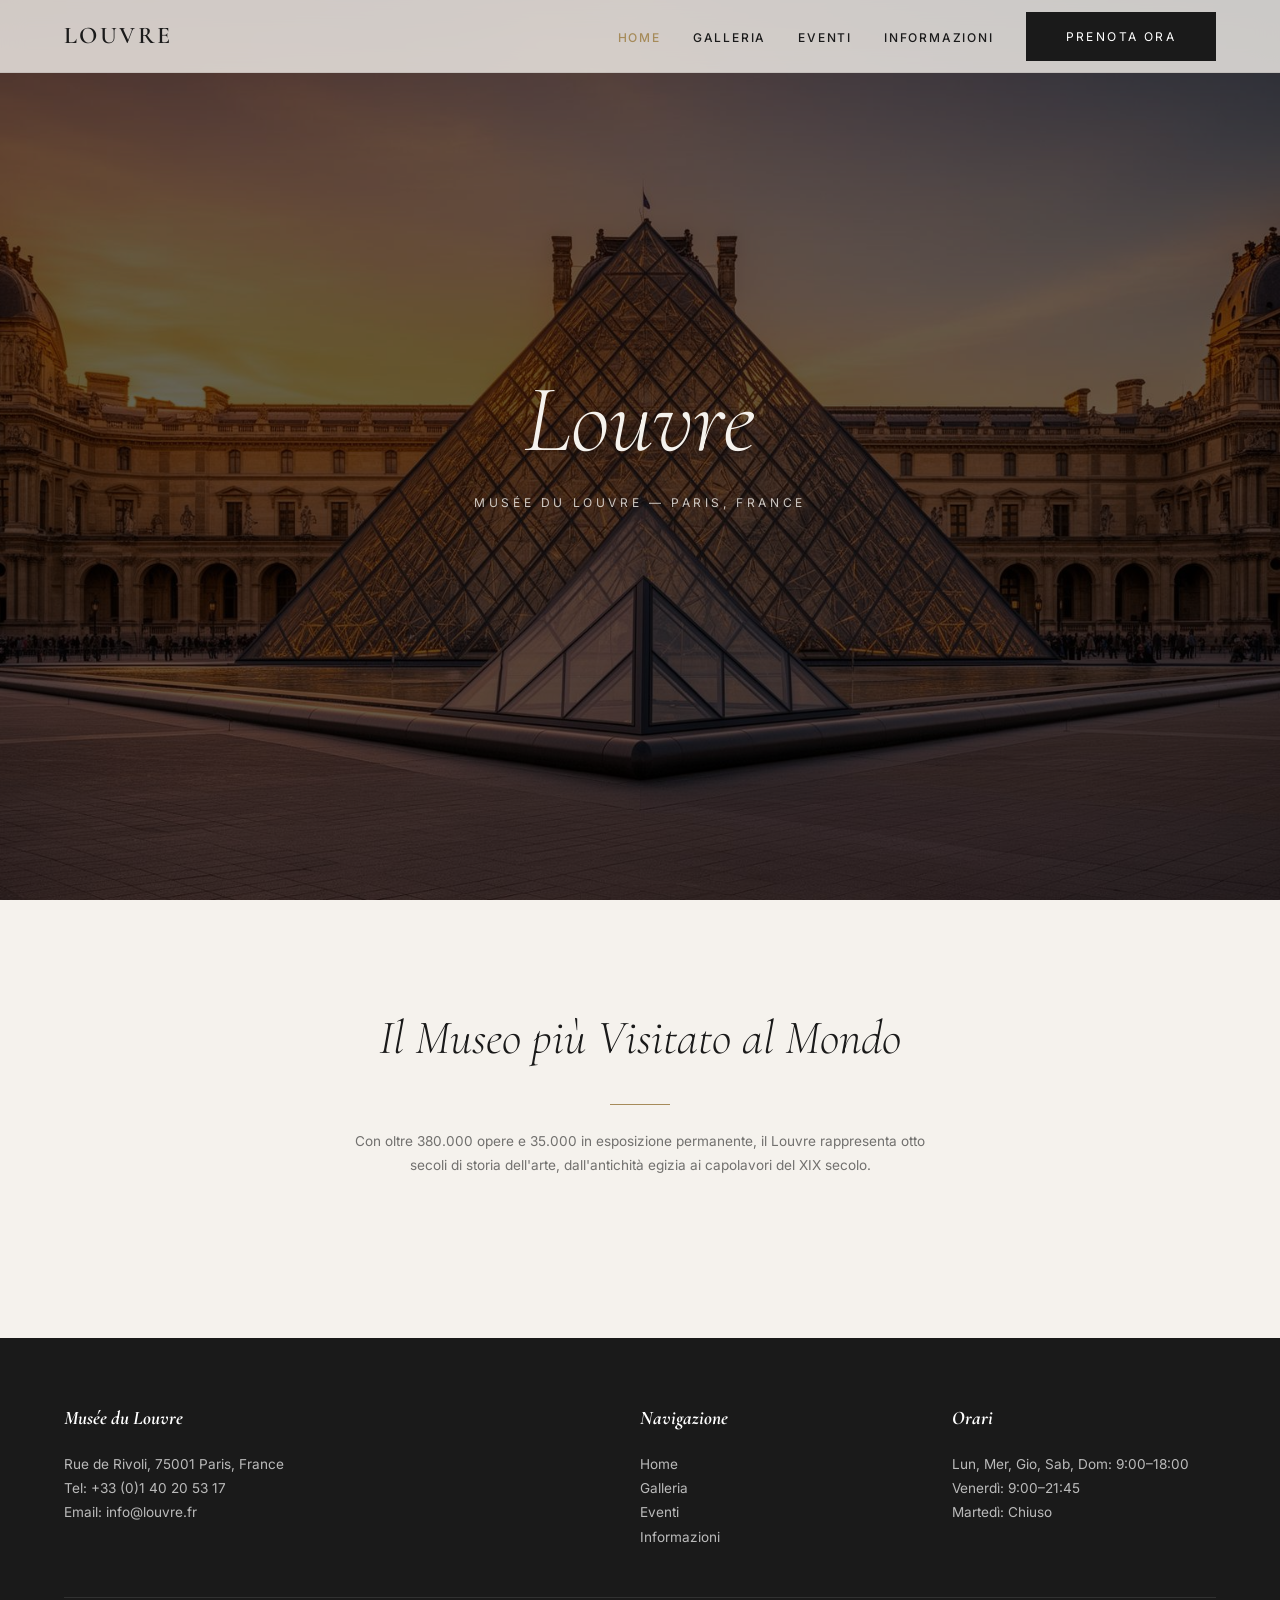
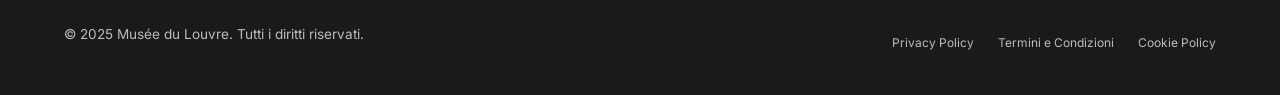
<file: sito_museo/index.html>
<!DOCTYPE html>
<html lang="it">
<head>
  <meta charset="UTF-8">
  <meta name="viewport" content="width=device-width, initial-scale=1.0">
  <title>Musée du Louvre — Home</title>
  <meta name="description" content="Il Musée du Louvre, il museo più visitato al mondo. Prenota la tua visita.">
  <link rel="stylesheet" href="style.css">
</head>
<body>

  <nav class="navbar">
    <div class="container">
      <a href="index.html" class="navbar-logo">Louvre</a>
      <ul class="navbar-links">
        <li><a href="index.html" class="nav-link active">Home</a></li>
        <li><a href="galleria.html" class="nav-link">Galleria</a></li>
        <li><a href="eventi.html" class="nav-link">Eventi</a></li>
        <li><a href="informazioni.html" class="nav-link">Informazioni</a></li>
        <li><a href="http://localhost:3000" class="btn-primary">Prenota Ora</a></li>
      </ul>
    </div>
  </nav>

  <section class="hero">
    <img src="img/hero-louvre.jpg" alt="Vista esterna del Museo del Louvre con la Piramide di vetro" class="hero-image">
    <div class="hero-content">
      <h1 class="hero-title">Louvre</h1>
      <p class="hero-subtitle">Musée du Louvre &mdash; Paris, France</p>
    </div>
  </section>

  <section class="section">
    <div class="container">
      <div class="section-header">
        <h2>Il Museo più Visitato al Mondo</h2>
        <div class="divider"></div>
        <p>Con oltre 380.000 opere e 35.000 in esposizione permanente, il Louvre rappresenta otto secoli di storia dell'arte, dall'antichità egizia ai capolavori del XIX secolo.</p>
      </div>
    </div>
  </section>

  <footer class="footer">
    <div class="container">
      <div class="footer-grid">
        <div>
          <h4>Musée du Louvre</h4>
          <p>Rue de Rivoli, 75001 Paris, France<br>
          Tel: +33 (0)1 40 20 53 17<br>
          Email: info@louvre.fr</p>
        </div>
        <div>
          <h4>Navigazione</h4>
          <ul>
            <li><a href="index.html">Home</a></li>
            <li><a href="galleria.html">Galleria</a></li>
            <li><a href="eventi.html">Eventi</a></li>
            <li><a href="informazioni.html">Informazioni</a></li>
          </ul>
        </div>
        <div>
          <h4>Orari</h4>
          <ul>
            <li>Lun, Mer, Gio, Sab, Dom: 9:00–18:00</li>
            <li>Venerdì: 9:00–21:45</li>
            <li>Martedì: Chiuso</li>
          </ul>
        </div>
      </div>
      <div class="footer-bottom">
        <p>&copy; 2025 Musée du Louvre. Tutti i diritti riservati.</p>
        <div class="footer-legal">
          <a href="#">Privacy Policy</a>
          <a href="#">Termini e Condizioni</a>
          <a href="#">Cookie Policy</a>
        </div>
      </div>
    </div>
  </footer>

</body>
</html>
</file>
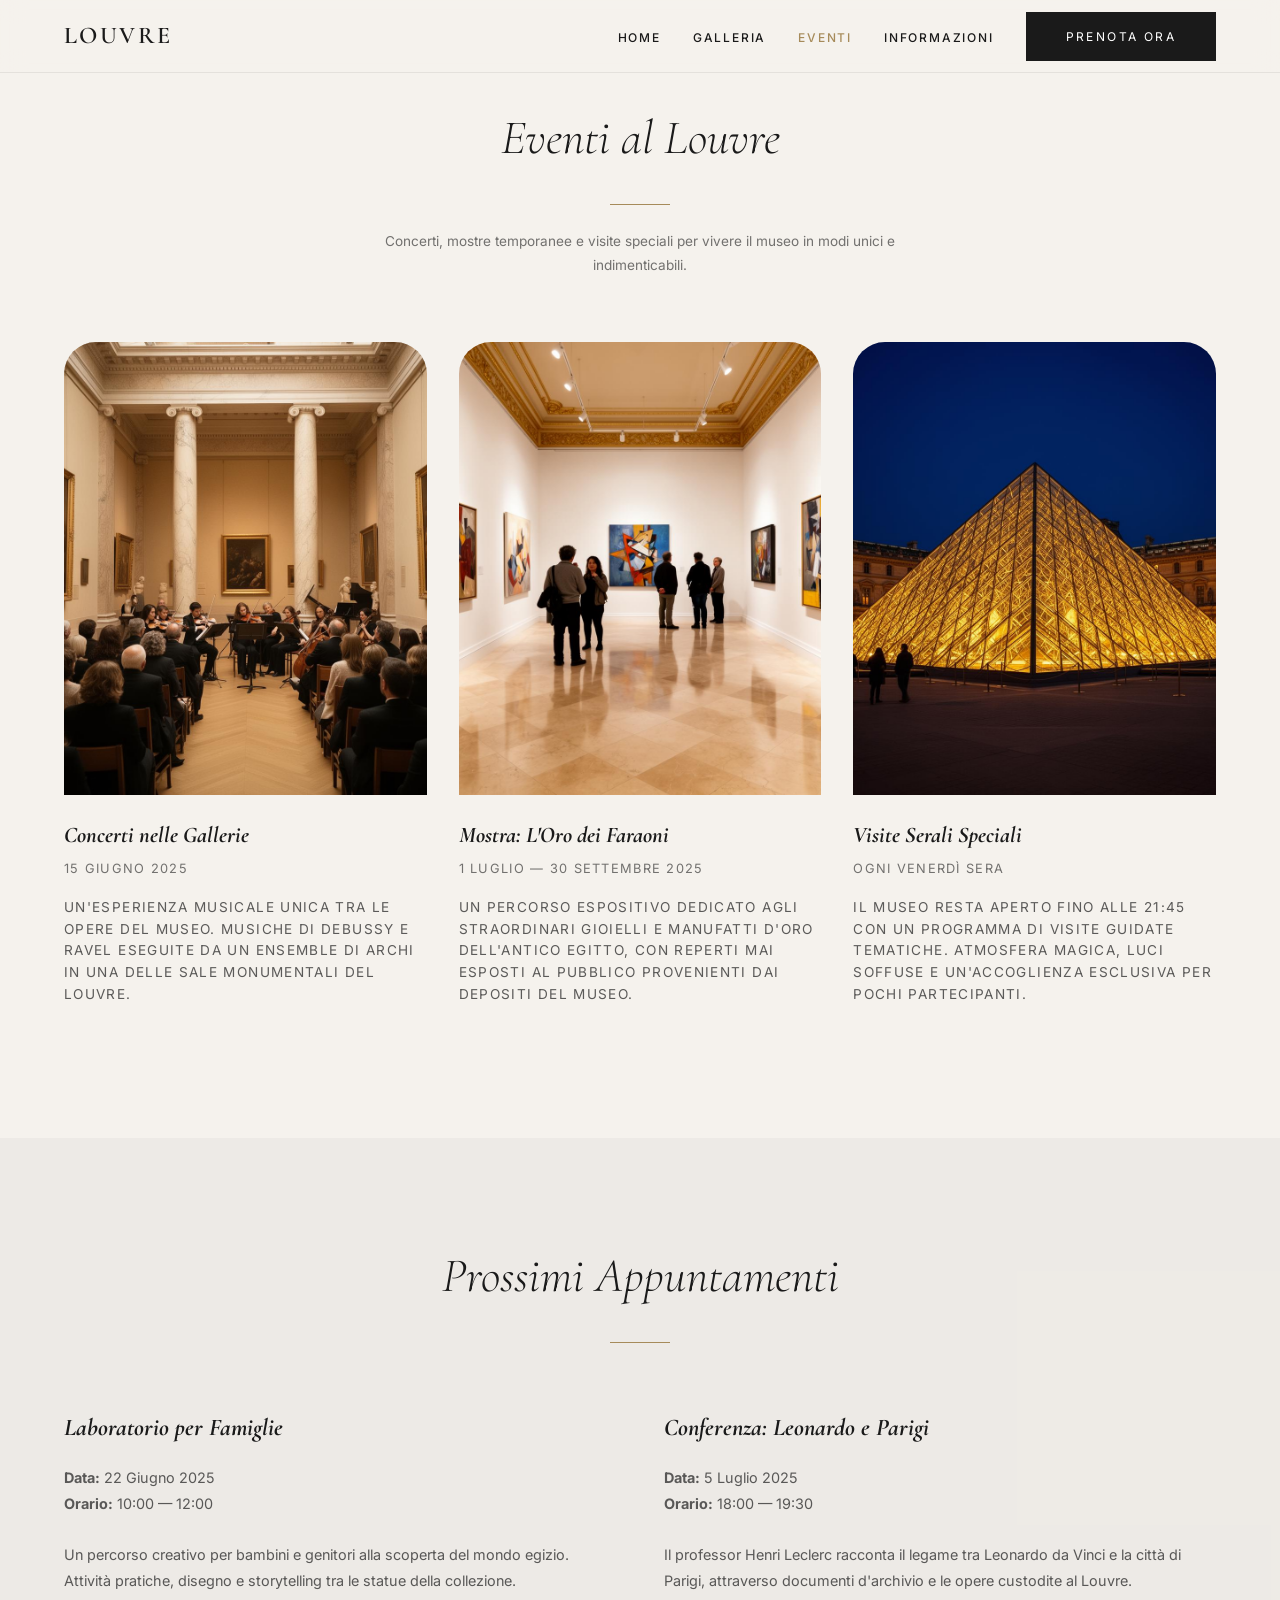
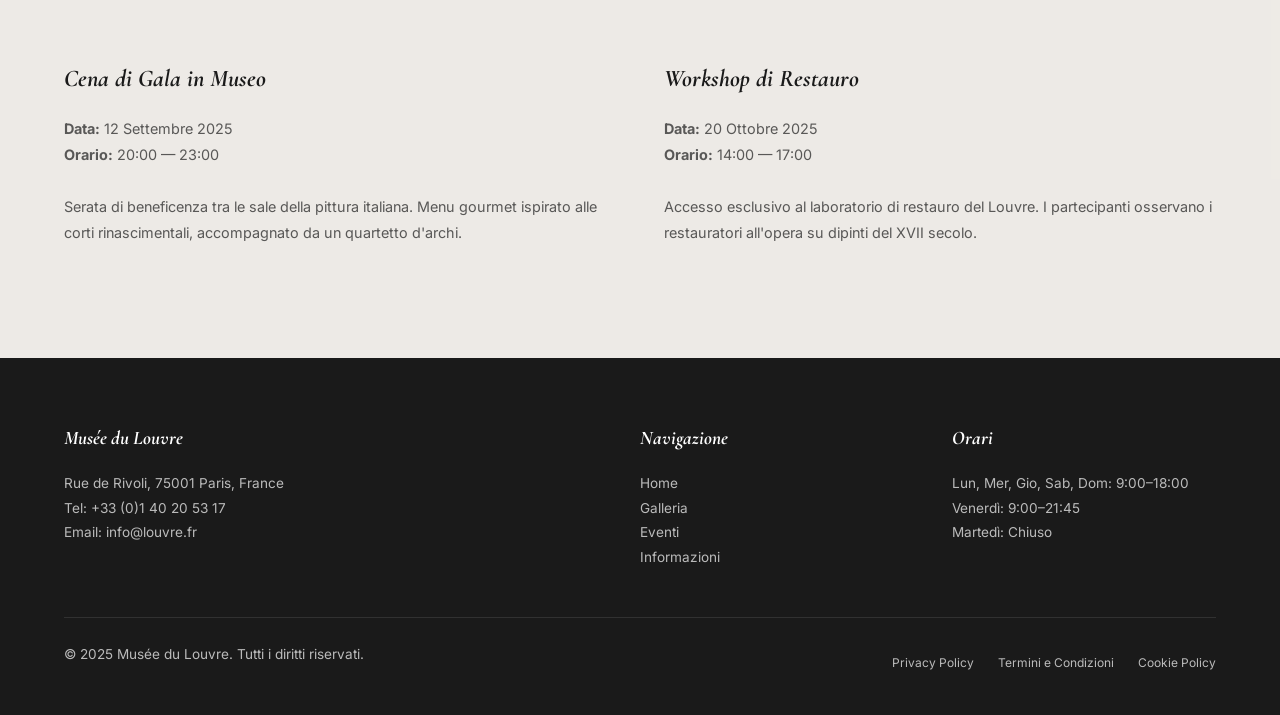
<file: sito_museo/eventi.html>
<!DOCTYPE html>
<html lang="it">
<head>
  <meta charset="UTF-8">
  <meta name="viewport" content="width=device-width, initial-scale=1.0">
  <title>Musée du Louvre — Eventi</title>
  <meta name="description" content="Eventi, concerti e mostre temporanee al Musée du Louvre.">
  <link rel="stylesheet" href="style.css">
</head>
<body>

  <nav class="navbar">
    <div class="container">
      <a href="index.html" class="navbar-logo">Louvre</a>
      <ul class="navbar-links">
        <li><a href="index.html" class="nav-link">Home</a></li>
        <li><a href="galleria.html" class="nav-link">Galleria</a></li>
        <li><a href="eventi.html" class="nav-link active">Eventi</a></li>
        <li><a href="informazioni.html" class="nav-link">Informazioni</a></li>
        <li><a href="http://localhost:3000" class="btn-primary">Prenota Ora</a></li>
      </ul>
    </div>
  </nav>


  <section class="section">
    <div class="container">
      <div class="section-header">
        <h2>Eventi al Louvre</h2>
        <div class="divider"></div>
        <p>Concerti, mostre temporanee e visite speciali per vivere il museo in modi unici e indimenticabili.</p>
      </div>

      <div class="grid-3">
        <div class="card">
          <img src="img/evento-concerto.jpg" alt="Concerto classico nelle gallerie del Louvre">
          <div class="card-caption">
            <h3>Concerti nelle Gallerie</h3>
            <p class="event-date">15 Giugno 2025</p>
            <p style="font-size:0.85rem;color:rgba(26,26,26,0.7);margin-top:8px;line-height:1.6;">
              Un'esperienza musicale unica tra le opere del museo. Musiche di Debussy e Ravel eseguite da un ensemble di archi in una delle sale monumentali del Louvre.
            </p>
          </div>
        </div>

        <div class="card">
          <img src="img/evento-mostra.jpg" alt="Mostra temporanea al Louvre">
          <div class="card-caption">
            <h3>Mostra: L'Oro dei Faraoni</h3>
            <p class="event-date">1 Luglio — 30 Settembre 2025</p>
            <p style="font-size:0.85rem;color:rgba(26,26,26,0.7);margin-top:8px;line-height:1.6;">
              Un percorso espositivo dedicato agli straordinari gioielli e manufatti d'oro dell'antico Egitto, con reperti mai esposti al pubblico provenienti dai depositi del museo.
            </p>
          </div>
        </div>

        <div class="card">
          <img src="img/evento-notturna.jpg" alt="Visita serale al museo">
          <div class="card-caption">
            <h3>Visite Serali Speciali</h3>
            <p class="event-date">Ogni Venerdì sera</p>
            <p style="font-size:0.85rem;color:rgba(26,26,26,0.7);margin-top:8px;line-height:1.6;">
              Il museo resta aperto fino alle 21:45 con un programma di visite guidate tematiche. Atmosfera magica, luci soffuse e un'accoglienza esclusiva per pochi partecipanti.
            </p>
          </div>
        </div>
      </div>
    </div>
  </section>

  <section class="section section-alt">
    <div class="container">
      <div class="section-header">
        <h2>Prossimi Appuntamenti</h2>
        <div class="divider"></div>
      </div>
      <div class="info-grid">
        <div class="info-box">
          <h3>Laboratorio per Famiglie</h3>
          <p><strong>Data:</strong> 22 Giugno 2025<br>
          <strong>Orario:</strong> 10:00 — 12:00<br><br>
          Un percorso creativo per bambini e genitori alla scoperta del mondo egizio. Attività pratiche, disegno e storytelling tra le statue della collezione.</p>
        </div>
        <div class="info-box">
          <h3>Conferenza: Leonardo e Parigi</h3>
          <p><strong>Data:</strong> 5 Luglio 2025<br>
          <strong>Orario:</strong> 18:00 — 19:30<br><br>
          Il professor Henri Leclerc racconta il legame tra Leonardo da Vinci e la città di Parigi, attraverso documenti d'archivio e le opere custodite al Louvre.</p>
        </div>
        <div class="info-box">
          <h3>Cena di Gala in Museo</h3>
          <p><strong>Data:</strong> 12 Settembre 2025<br>
          <strong>Orario:</strong> 20:00 — 23:00<br><br>
          Serata di beneficenza tra le sale della pittura italiana. Menu gourmet ispirato alle corti rinascimentali, accompagnato da un quartetto d'archi.</p>
        </div>
        <div class="info-box">
          <h3>Workshop di Restauro</h3>
          <p><strong>Data:</strong> 20 Ottobre 2025<br>
          <strong>Orario:</strong> 14:00 — 17:00<br><br>
          Accesso esclusivo al laboratorio di restauro del Louvre. I partecipanti osservano i restauratori all'opera su dipinti del XVII secolo.</p>
        </div>
      </div>
    </div>
  </section>

  <footer class="footer">
    <div class="container">
      <div class="footer-grid">
        <div>
          <h4>Musée du Louvre</h4>
          <p>Rue de Rivoli, 75001 Paris, France<br>
          Tel: +33 (0)1 40 20 53 17<br>
          Email: info@louvre.fr</p>
        </div>
        <div>
          <h4>Navigazione</h4>
          <ul>
            <li><a href="index.html">Home</a></li>
            <li><a href="galleria.html">Galleria</a></li>
            <li><a href="eventi.html">Eventi</a></li>
            <li><a href="informazioni.html">Informazioni</a></li>
          </ul>
        </div>
        <div>
          <h4>Orari</h4>
          <ul>
            <li>Lun, Mer, Gio, Sab, Dom: 9:00–18:00</li>
            <li>Venerdì: 9:00–21:45</li>
            <li>Martedì: Chiuso</li>
          </ul>
        </div>
      </div>
      <div class="footer-bottom">
        <p>&copy; 2025 Musée du Louvre. Tutti i diritti riservati.</p>
        <div class="footer-legal">
          <a href="#">Privacy Policy</a>
          <a href="#">Termini e Condizioni</a>
          <a href="#">Cookie Policy</a>
        </div>
      </div>
    </div>
  </footer>

</body>
</html>
</file>
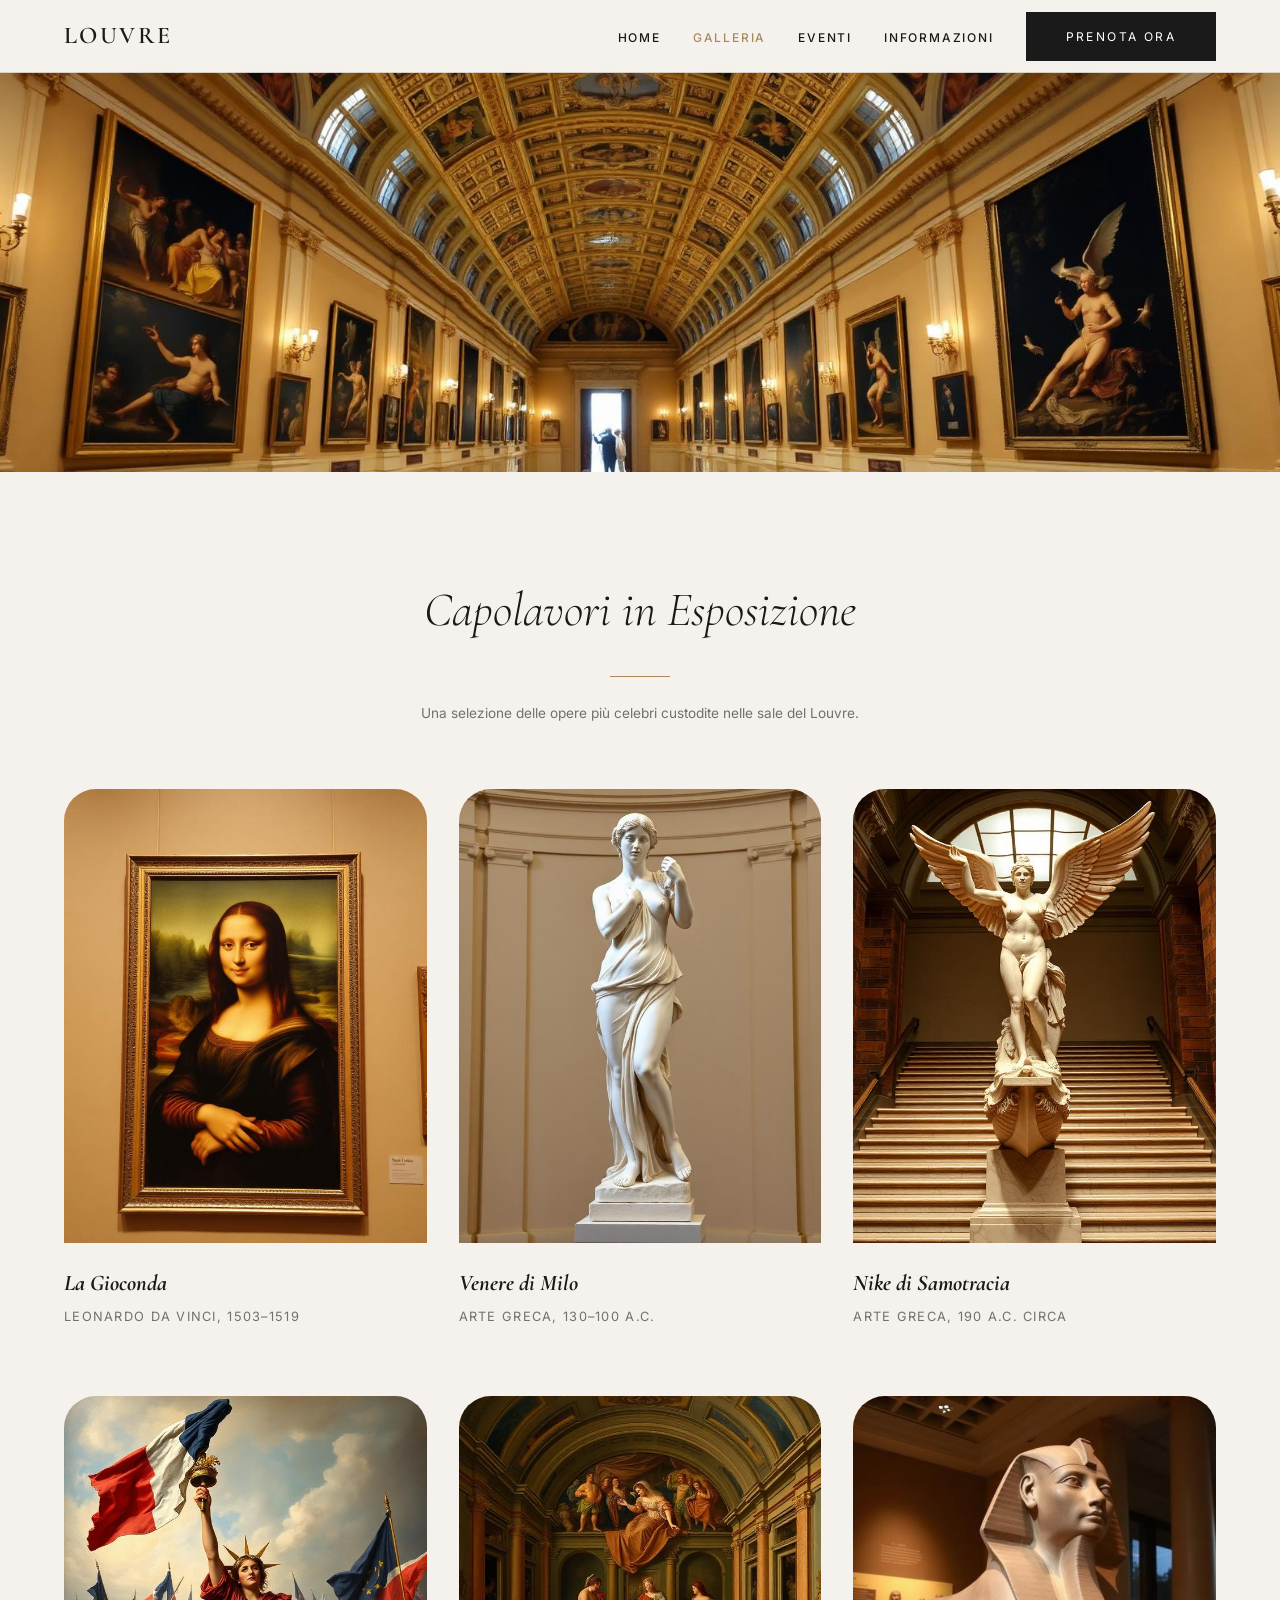
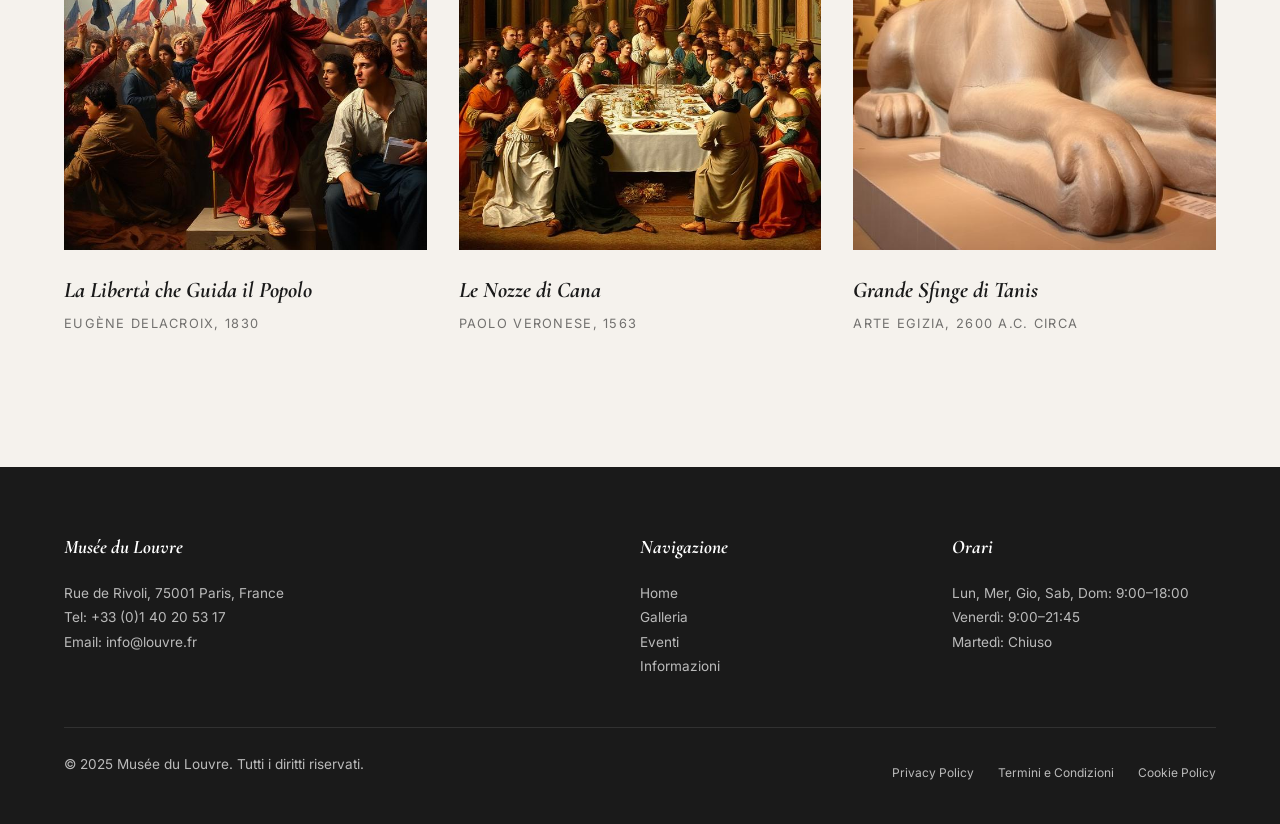
<file: sito_museo/galleria.html>
<!DOCTYPE html>
<html lang="it">
<head>
  <meta charset="UTF-8">
  <meta name="viewport" content="width=device-width, initial-scale=1.0">
  <title>Musée du Louvre — Galleria</title>
  <meta name="description" content="Esplora le opere più celebri esposte al Musée du Louvre di Parigi.">
  <link rel="stylesheet" href="style.css">
</head>
<body>

  <nav class="navbar">
    <div class="container">
      <a href="index.html" class="navbar-logo">Louvre</a>
      <ul class="navbar-links">
        <li><a href="index.html" class="nav-link">Home</a></li>
        <li><a href="galleria.html" class="nav-link active">Galleria</a></li>
        <li><a href="eventi.html" class="nav-link">Eventi</a></li>
        <li><a href="informazioni.html" class="nav-link">Informazioni</a></li>
        <li><a href="http://localhost:3000" class="btn-primary">Prenota Ora</a></li>
      </ul>
    </div>
  </nav>

  <div style="height: 72px;"></div>

  <img src="img/galleria-interna.jpg" alt="Interno della galleria del Louvre con soffitto ornato" class="image-banner">

  <section class="section">
    <div class="container">
      <div class="section-header">
        <h2>Capolavori in Esposizione</h2>
        <div class="divider"></div>
        <p>Una selezione delle opere più celebri custodite nelle sale del Louvre.</p>
      </div>

      <div class="grid-3">
        <div class="card">
          <img src="img/mona-lisa.jpg" alt="La Gioconda di Leonardo da Vinci" loading="lazy">
          <div class="card-caption">
            <h3>La Gioconda</h3>
            <p>Leonardo da Vinci, 1503–1519</p>
          </div>
        </div>
        <div class="card">
          <img src="img/venere-milo.jpg" alt="La Venere di Milo" loading="lazy">
          <div class="card-caption">
            <h3>Venere di Milo</h3>
            <p>Arte greca, 130–100 a.C.</p>
          </div>
        </div>
        <div class="card">
          <img src="img/nike-samotracia.jpg" alt="Nike di Samotracia" loading="lazy">
          <div class="card-caption">
            <h3>Nike di Samotracia</h3>
            <p>Arte greca, 190 a.C. circa</p>
          </div>
        </div>
        <div class="card">
          <img src="img/liberta-delacroix.jpg" alt="La Libertà che guida il popolo di Eugène Delacroix" loading="lazy">
          <div class="card-caption">
            <h3>La Libertà che Guida il Popolo</h3>
            <p>Eugène Delacroix, 1830</p>
          </div>
        </div>
        <div class="card">
          <img src="img/nozze-cana.jpg" alt="Le Nozze di Cana di Paolo Veronese" loading="lazy">
          <div class="card-caption">
            <h3>Le Nozze di Cana</h3>
            <p>Paolo Veronese, 1563</p>
          </div>
        </div>
        <div class="card">
          <img src="img/sfinge-tanis.jpg" alt="La Grande Sfinge di Tanis" loading="lazy">
          <div class="card-caption">
            <h3>Grande Sfinge di Tanis</h3>
            <p>Arte egizia, 2600 a.C. circa</p>
          </div>
        </div>
      </div>
    </div>
  </section>

  <footer class="footer">
    <div class="container">
      <div class="footer-grid">
        <div>
          <h4>Musée du Louvre</h4>
          <p>Rue de Rivoli, 75001 Paris, France<br>
          Tel: +33 (0)1 40 20 53 17<br>
          Email: info@louvre.fr</p>
        </div>
        <div>
          <h4>Navigazione</h4>
          <ul>
            <li><a href="index.html">Home</a></li>
            <li><a href="galleria.html">Galleria</a></li>
            <li><a href="eventi.html">Eventi</a></li>
            <li><a href="informazioni.html">Informazioni</a></li>
          </ul>
        </div>
        <div>
          <h4>Orari</h4>
          <ul>
            <li>Lun, Mer, Gio, Sab, Dom: 9:00–18:00</li>
            <li>Venerdì: 9:00–21:45</li>
            <li>Martedì: Chiuso</li>
          </ul>
        </div>
      </div>
      <div class="footer-bottom">
        <p>&copy; 2025 Musée du Louvre. Tutti i diritti riservati.</p>
        <div class="footer-legal">
          <a href="#">Privacy Policy</a>
          <a href="#">Termini e Condizioni</a>
          <a href="#">Cookie Policy</a>
        </div>
      </div>
    </div>
  </footer>

</body>
</html>
</file>
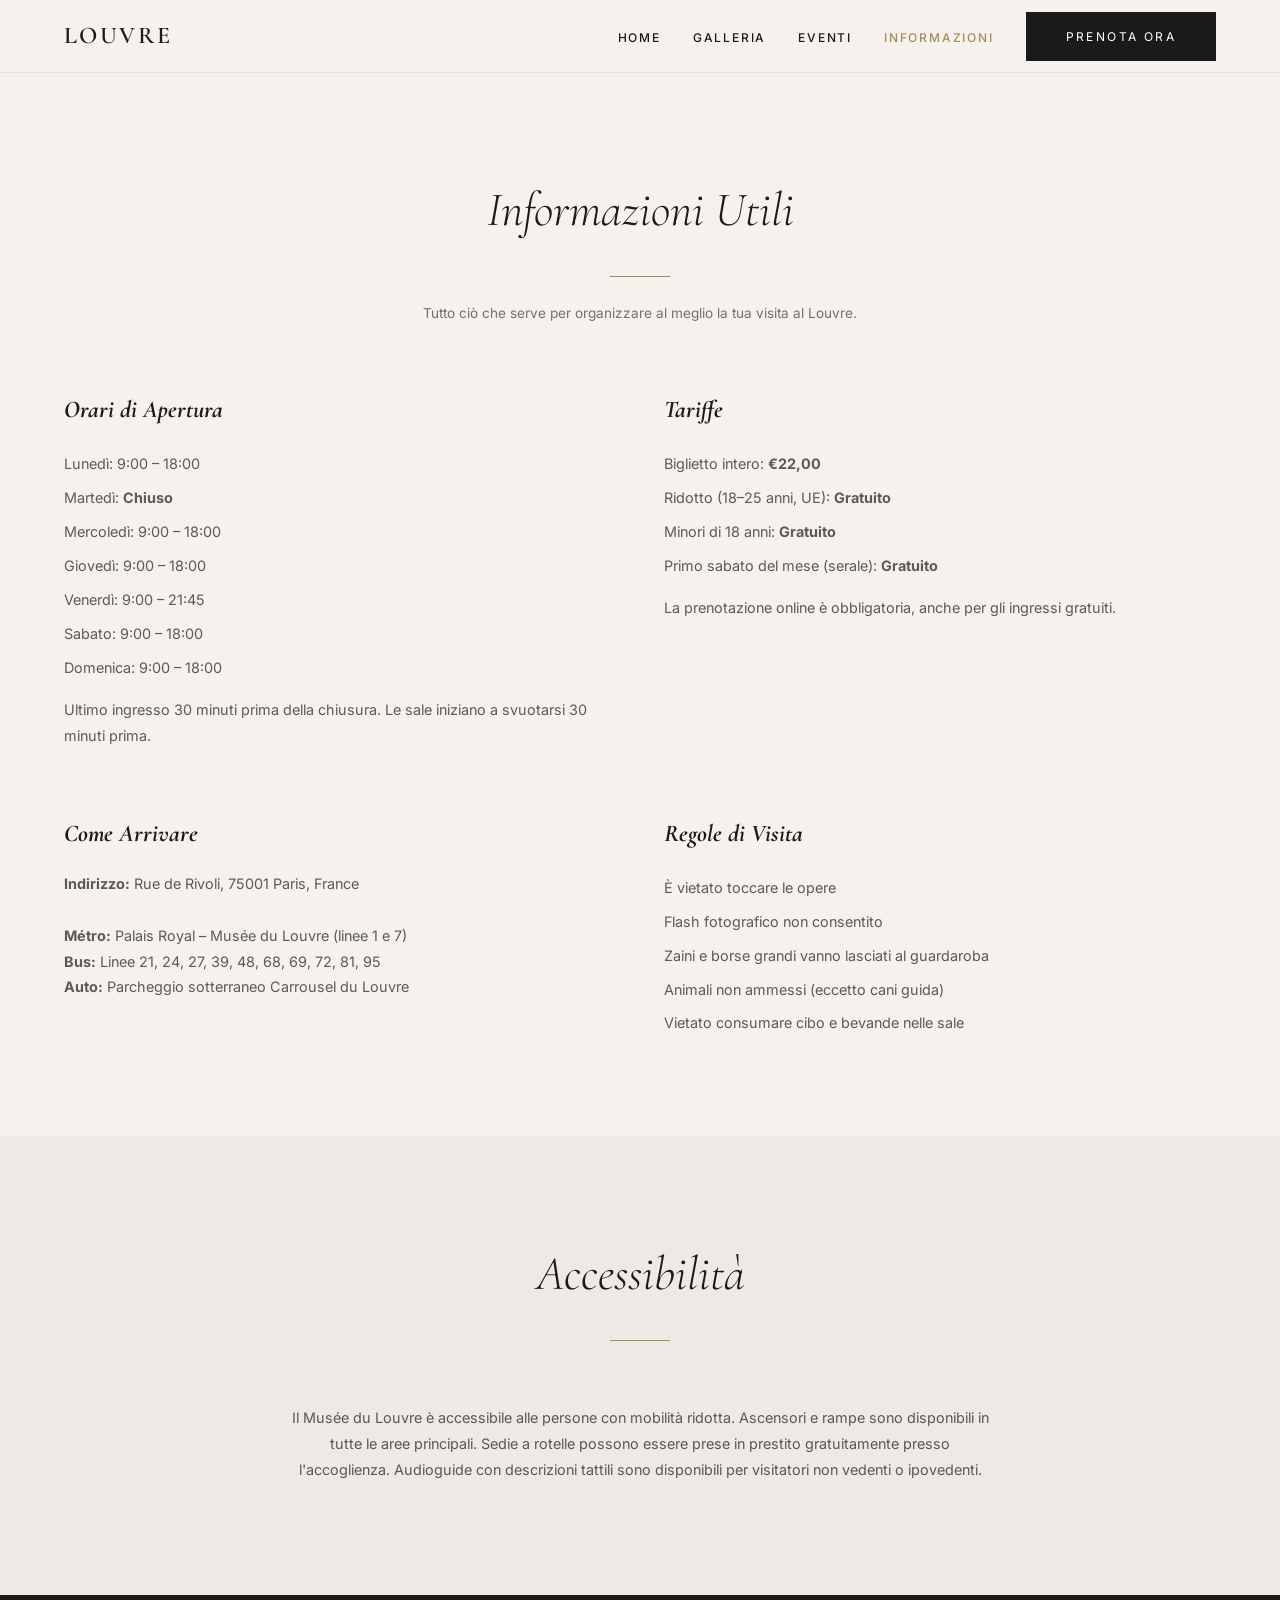
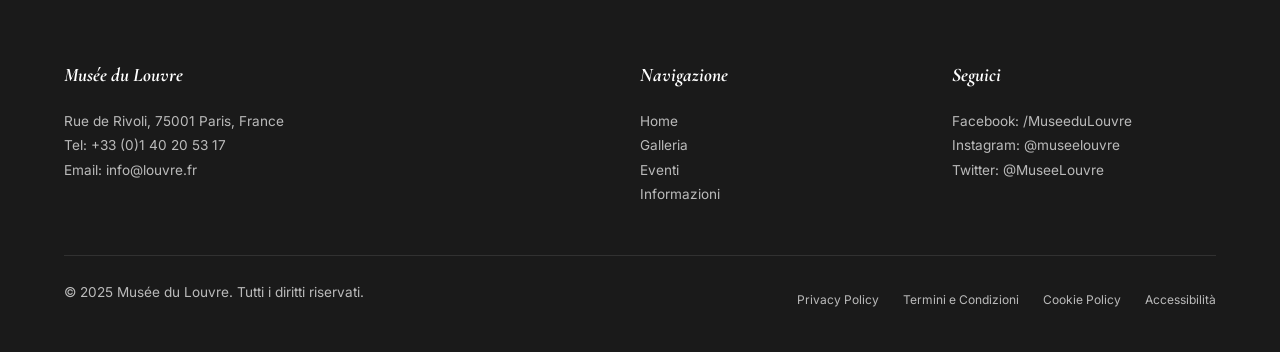
<file: sito_museo/informazioni.html>
<!DOCTYPE html>
<html lang="it">
<head>
  <meta charset="UTF-8">
  <meta name="viewport" content="width=device-width, initial-scale=1.0">
  <title>Musée du Louvre — Informazioni</title>
  <meta name="description" content="Informazioni utili per visitare il Musée du Louvre: orari, tariffe, come arrivare.">
  <link rel="stylesheet" href="style.css">
</head>
<body>

  <nav class="navbar">
    <div class="container">
      <a href="index.html" class="navbar-logo">Louvre</a>
      <ul class="navbar-links">
        <li><a href="index.html" class="nav-link">Home</a></li>
        <li><a href="galleria.html" class="nav-link">Galleria</a></li>
        <li><a href="eventi.html" class="nav-link">Eventi</a></li>
        <li><a href="informazioni.html" class="nav-link active">Informazioni</a></li>
        <li><a href="http://localhost:3000" class="btn-primary">Prenota Ora</a></li>
      </ul>
    </div>
  </nav>

  <div style="height: 72px;"></div>

  <section class="section">
    <div class="container">
      <div class="section-header">
        <h2>Informazioni Utili</h2>
        <div class="divider"></div>
        <p>Tutto ciò che serve per organizzare al meglio la tua visita al Louvre.</p>
      </div>

      <div class="info-grid">
        <div class="info-box">
          <h3>Orari di Apertura</h3>
          <ul>
            <li>Lunedì: 9:00 – 18:00</li>
            <li>Martedì: <strong>Chiuso</strong></li>
            <li>Mercoledì: 9:00 – 18:00</li>
            <li>Giovedì: 9:00 – 18:00</li>
            <li>Venerdì: 9:00 – 21:45</li>
            <li>Sabato: 9:00 – 18:00</li>
            <li>Domenica: 9:00 – 18:00</li>
          </ul>
          <p style="margin-top: 12px;">Ultimo ingresso 30 minuti prima della chiusura. Le sale iniziano a svuotarsi 30 minuti prima.</p>
        </div>

        <div class="info-box">
          <h3>Tariffe</h3>
          <ul>
            <li>Biglietto intero: <strong>€22,00</strong></li>
            <li>Ridotto (18–25 anni, UE): <strong>Gratuito</strong></li>
            <li>Minori di 18 anni: <strong>Gratuito</strong></li>
            <li>Primo sabato del mese (serale): <strong>Gratuito</strong></li>
          </ul>
          <p style="margin-top: 12px;">La prenotazione online è obbligatoria, anche per gli ingressi gratuiti.</p>
        </div>

        <div class="info-box">
          <h3>Come Arrivare</h3>
          <p>
            <strong>Indirizzo:</strong> Rue de Rivoli, 75001 Paris, France<br><br>
            <strong>Métro:</strong> Palais Royal – Musée du Louvre (linee 1 e 7)<br>
            <strong>Bus:</strong> Linee 21, 24, 27, 39, 48, 68, 69, 72, 81, 95<br>
            <strong>Auto:</strong> Parcheggio sotterraneo Carrousel du Louvre
          </p>
        </div>

        <div class="info-box">
          <h3>Regole di Visita</h3>
          <ul>
            <li>È vietato toccare le opere</li>
            <li>Flash fotografico non consentito</li>
            <li>Zaini e borse grandi vanno lasciati al guardaroba</li>
            <li>Animali non ammessi (eccetto cani guida)</li>
            <li>Vietato consumare cibo e bevande nelle sale</li>
          </ul>
        </div>
      </div>
    </div>
  </section>

  <section class="section section-alt">
    <div class="container">
      <div class="section-header">
        <h2>Accessibilità</h2>
        <div class="divider"></div>
      </div>
      <div style="max-width: 700px; margin: 0 auto;">
        <p style="font-size: 0.9rem; line-height: 1.8; color: rgba(26,26,26,0.7); text-align: center;">
          Il Musée du Louvre è accessibile alle persone con mobilità ridotta. Ascensori e rampe sono disponibili in tutte le aree principali. Sedie a rotelle possono essere prese in prestito gratuitamente presso l'accoglienza. Audioguide con descrizioni tattili sono disponibili per visitatori non vedenti o ipovedenti.
        </p>
      </div>
    </div>
  </section>

  <footer class="footer">
    <div class="container">
      <div class="footer-grid">
        <div>
          <h4>Musée du Louvre</h4>
          <p>Rue de Rivoli, 75001 Paris, France<br>
          Tel: +33 (0)1 40 20 53 17<br>
          Email: info@louvre.fr</p>
        </div>
        <div>
          <h4>Navigazione</h4>
          <ul>
            <li><a href="index.html">Home</a></li>
            <li><a href="galleria.html">Galleria</a></li>
            <li><a href="eventi.html">Eventi</a></li>
            <li><a href="informazioni.html">Informazioni</a></li>
          </ul>
        </div>
        <div>
          <h4>Seguici</h4>
          <ul>
            <li>Facebook: /MuseeduLouvre</li>
            <li>Instagram: @museelouvre</li>
            <li>Twitter: @MuseeLouvre</li>
          </ul>
        </div>
      </div>
      <div class="footer-bottom">
        <p>&copy; 2025 Musée du Louvre. Tutti i diritti riservati.</p>
        <div class="footer-legal">
          <a href="#">Privacy Policy</a>
          <a href="#">Termini e Condizioni</a>
          <a href="#">Cookie Policy</a>
          <a href="#">Accessibilità</a>
        </div>
      </div>
    </div>
  </footer>

</body>
</html>
</file>
<file: sito_museo/style.css>
@import url('https://fonts.googleapis.com/css2?family=Cormorant+Garamond:ital,wght@0,300;0,400;0,500;0,600;1,400&family=Inter:wght@300;400;500;600&display=swap');

/* ===================== VARIABILI E BASE ===================== */
:root {
  --museum-bg: #f5f2ed;
  --museum-ink: #1a1a1a;
  --museum-accent: #a68b5a;
  --font-serif: "Cormorant Garamond", serif;
  --font-sans: "Inter", ui-sans-serif, system-ui, sans-serif;
}

* {
  margin: 0;
  padding: 0;
  box-sizing: border-box;
}

body {
  background-color: var(--museum-bg);
  color: var(--museum-ink);
  font-family: var(--font-sans);
  font-size: 16px;
  line-height: 1.75; /* Increased line-height for better readability */
}

p {
  margin-bottom: 16px; /* Add default margin to paragraphs */
}

h1, h2, h3, h4 {
  font-family: var(--font-serif);
}

a {
  text-decoration: none;
  color: inherit;
}

img {
  max-width: 100%;
  height: auto;
  display: block;
}

/* ===================== CONTENITORI ===================== */
.container {
  max-width: 1200px;
  margin: 0 auto;
  padding: 0 24px;
}

.section {
  padding: 96px 0;
}

/* ===================== NAVIGAZIONE ===================== */
.navbar {
  position: fixed;
  top: 0;
  left: 0;
  right: 0;
  z-index: 100;
  background-color: rgba(245, 242, 237, 0.8);
  backdrop-filter: blur(12px);
  -webkit-backdrop-filter: blur(12px);
  border-bottom: 1px solid rgba(26, 26, 26, 0.08);
}

.navbar .container {
  display: flex;
  justify-content: space-between;
  align-items: center;
  height: 72px;
}

.navbar-logo {
  font-family: var(--font-serif);
  font-size: 1.5rem;
  font-weight: 600;
  letter-spacing: 0.1em;
  text-transform: uppercase;
}

.navbar-links {
  display: flex;
  list-style: none;
  gap: 32px;
  align-items: center;
}

.nav-link {
  font-size: 0.75rem;
  text-transform: uppercase;
  letter-spacing: 0.15em;
  color: var(--museum-ink);
  font-weight: 500;
}

.nav-link:hover,
.nav-link.active {
  color: var(--museum-accent);
}

/* ===================== HERO ===================== */
.hero {
  position: relative;
  height: 100vh;
  display: flex;
  align-items: center;
  justify-content: center;
  text-align: center;
  overflow: hidden;
}

.hero-image {
  position: absolute;
  inset: 0;
  width: 100%;
  height: 100%;
  object-fit: cover;
  filter: brightness(0.4);
}

.hero-content {
  position: relative;
  z-index: 2;
}

.hero-title {
  font-size: 6rem;
  font-style: italic;
  font-weight: 300;
  line-height: 1;
  margin-bottom: 24px;
  color: #f5f2ed;
}

.hero-subtitle {
  font-size: 0.75rem;
  text-transform: uppercase;
  letter-spacing: 0.3em;
  font-weight: 400;
  opacity: 0.8;
  color: #f5f2ed;
}

/* ===================== BOTTONI ===================== */
.btn-primary {
  display: inline-block;
  background-color: var(--museum-ink);
  color: #fff;
  padding: 14px 40px;
  font-size: 0.75rem;
  text-transform: uppercase;
  letter-spacing: 0.2em;
  font-family: var(--font-sans);
  border: none;
  cursor: pointer;
}

.btn-primary:hover {
  background-color: var(--museum-accent);
}

.btn-outline {
  display: inline-block;
  border: 1px solid var(--museum-ink);
  color: var(--museum-ink);
  padding: 14px 40px;
  font-size: 0.75rem;
  text-transform: uppercase;
  letter-spacing: 0.2em;
  font-family: var(--font-sans);
  background: transparent;
  cursor: pointer;
}

.btn-outline:hover {
  background-color: var(--museum-ink);
  color: #fff;
}

/* ===================== GRIGLIA CARD ===================== */
.grid-2 {
  display: grid;
  grid-template-columns: 1fr 1fr;
  gap: 32px;
}

.grid-3 {
  display: grid;
  grid-template-columns: repeat(3, 1fr);
  gap: 32px;
}

.card {
  overflow: hidden;
  border-radius: 2rem;
}

.card img {
  width: 100%;
  aspect-ratio: 4/5;
  object-fit: cover;
}

.card-caption {
  padding: 20px 0;
}

.card-caption h3 {
  font-size: 1.4rem;
  font-style: italic;
  margin-bottom: 4px;
}

.card-caption p {
  font-size: 0.8rem;
  color: rgba(26, 26, 26, 0.6);
  text-transform: uppercase;
  letter-spacing: 0.1em;
}

.event-date {
  font-size: 0.75rem;
  color: var(--museum-accent);
  text-transform: uppercase;
  letter-spacing: 0.15em;
  margin-top: 4px;
}

/* ===================== SEZIONE TESTO ===================== */
.section-header {
  text-align: center;
  margin-bottom: 64px;
}

.section-header h2 {
  font-size: 3rem;
  font-style: italic;
  font-weight: 300;
  margin-bottom: 24px; /* Increased margin-bottom */
}

.section-header p {
  font-size: 0.85rem;
  color: rgba(26, 26, 26, 0.6);
  max-width: 600px;
  margin: 0 auto;
  line-height: 1.8;
}

.divider {
  width: 60px;
  height: 1px;
  background-color: var(--museum-accent);
  margin: 24px auto;
}

/* ===================== FORM PRENOTAZIONE ===================== */
.form-section {
  max-width: 600px;
  margin: 0 auto;
}

.form-group {
  margin-bottom: 24px;
}

.form-group label {
  display: block;
  font-size: 0.75rem;
  text-transform: uppercase;
  letter-spacing: 0.15em;
  margin-bottom: 8px;
  font-weight: 500;
}

.form-group input,
.form-group select {
  width: 100%;
  padding: 14px 16px;
  border: 1px solid rgba(26, 26, 26, 0.15);
  background-color: #fff;
  font-family: var(--font-sans);
  font-size: 0.95rem;
  color: var(--museum-ink);
  outline: none;
}

.form-group input:focus,
.form-group select:focus {
  border-color: var(--museum-accent);
}

.form-group input:invalid:not(:placeholder-shown) {
  border-color: #c0392b;
}

.form-note {
  font-size: 0.75rem;
  color: rgba(26, 26, 26, 0.5);
  margin-top: 4px;
}

/* ===================== INFO BOX ===================== */
.info-grid {
  display: grid;
  grid-template-columns: repeat(2, 1fr);
  gap: 48px;
}

.info-box h3 {
  font-size: 1.5rem;
  font-style: italic;
  margin-bottom: 16px;
}

.info-box p,
.info-box ul {
  font-size: 0.9rem;
  line-height: 1.8;
  color: rgba(26, 26, 26, 0.7);
}

.info-box ul {
  list-style: none;
  padding: 0;
}

.info-box ul li {
  padding: 4px 0;
}

/* ===================== BANNER IMMAGINE ===================== */
.image-banner {
  width: 100%;
  height: 400px;
  object-fit: cover;
}

/* ===================== ACCESSIBILITÀ ===================== */
.section-alt {
  background-color: rgba(26, 26, 26, 0.03);
}

/* ===================== FOOTER ===================== */
.footer {
  background-color: var(--museum-ink);
  color: rgba(255, 255, 255, 0.7);
  padding: 64px 0 32px;
}

.footer-grid {
  display: grid;
  grid-template-columns: 2fr 1fr 1fr;
  gap: 48px;
  margin-bottom: 48px;
}

.footer h4 {
  font-family: var(--font-serif);
  color: #fff;
  font-size: 1.2rem;
  font-style: italic;
  margin-bottom: 16px;
}

.footer p,
.footer li {
  font-size: 0.85rem;
  line-height: 1.8;
}

.footer ul {
  list-style: none;
  padding: 0;
}

.footer a {
  color: rgba(255, 255, 255, 0.7);
}

.footer a:hover {
  color: var(--museum-accent);
}

.footer-bottom {
  border-top: 1px solid rgba(255, 255, 255, 0.1);
  padding-top: 24px;
  display: flex;
  justify-content: space-between;
  align-items: center;
  font-size: 0.75rem;
  flex-wrap: wrap;
  gap: 12px;
}

.footer-legal {
  display: flex;
  gap: 24px;
}

/* ===================== RESPONSIVE ===================== */
@media (max-width: 768px) {
  .hero-title {
    font-size: 3.5rem;
  }

  .grid-2,
  .grid-3,
  .info-grid,
  .footer-grid {
    grid-template-columns: 1fr;
  }

  .navbar-links {
    gap: 16px;
  }

  .nav-link {
    font-size: 0.65rem;
  }

  .section {
    padding: 64px 0;
  }

  .section-header h2 {
    font-size: 2.2rem;
  }

  .footer-bottom {
    flex-direction: column;
    text-align: center;
  }
}

/* ===================== SCROLLBAR PERSONALIZZAZIONE ===================== */
::-webkit-scrollbar {
  width: 8px; /* Larghezza per scrollbar verticali */
  height: 8px; /* Altezza per scrollbar orizzontali */
}

::-webkit-scrollbar-track {
  background: transparent; /* Sfondo trasparente */
}

::-webkit-scrollbar-thumb {
  background-color: rgba(166, 139, 90, 0.5); /* Colore della thumb, semitrasparente */
  border-radius: 10px; /* Bordi arrotondati */
  border: 2px solid transparent; /* Bordo trasparente per ridurre la dimensione visiva */
  background-clip: padding-box; /* Assicura che il bordo non si sovrapponga alla thumb */
}

::-webkit-scrollbar-thumb:hover {
  background-color: var(--museum-accent); /* Colore al passaggio del mouse */
}

/* Per Firefox */
html {
  scrollbar-width: thin; /* Rende la scrollbar più sottile */
  scrollbar-color: rgba(166, 139, 90, 0.5) transparent; /* Colore della thumb e della track */
}
</file>
